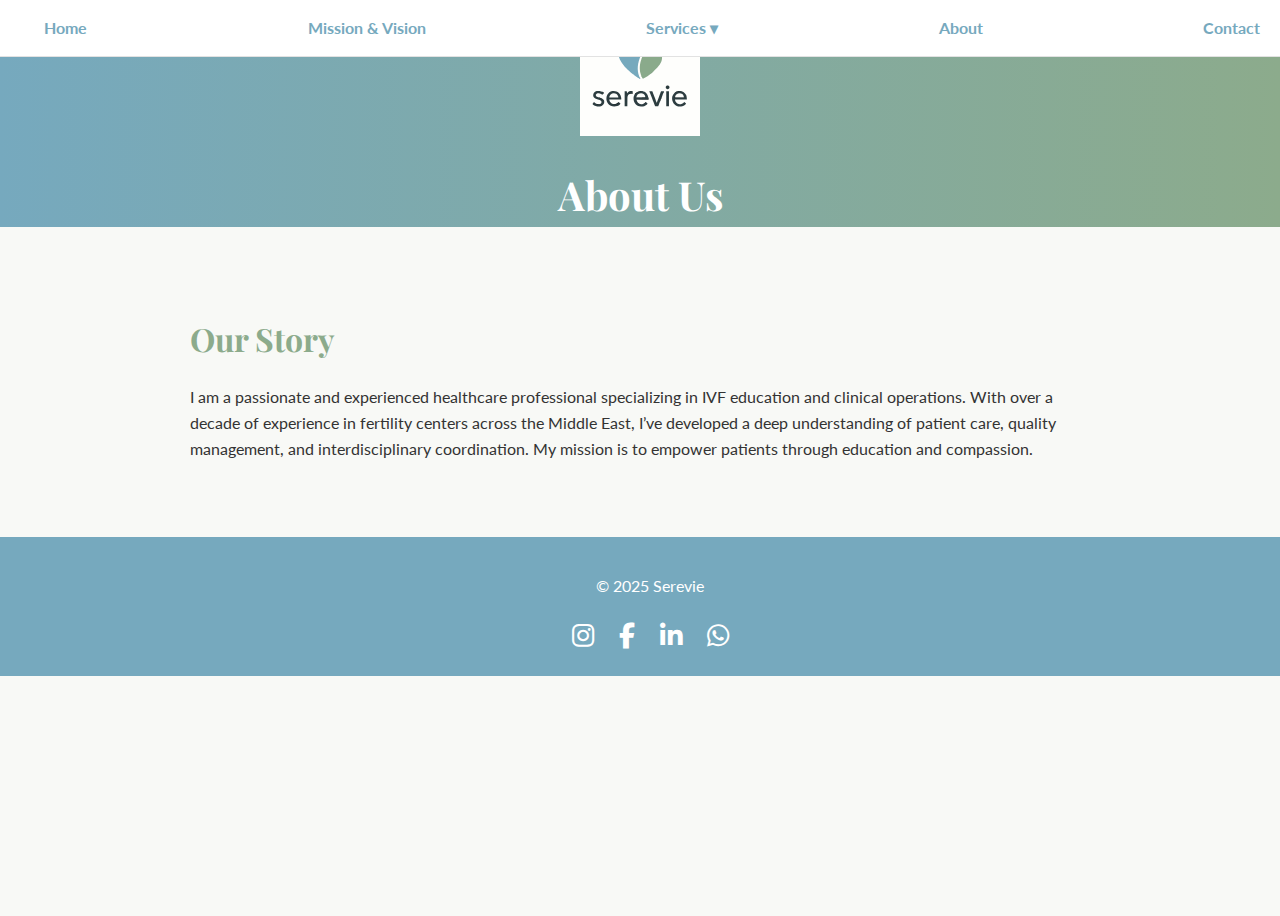
<file: about.html>
<!DOCTYPE html>
<html lang="en">
<head>
  <meta charset="UTF-8">
  <meta name="viewport" content="width=device-width, initial-scale=1.0">
  <title>About – Serevie</title>
  <link rel="stylesheet" href="style.css">
  <link rel="stylesheet" href="https://cdnjs.cloudflare.com/ajax/libs/font-awesome/6.5.0/css/all.min.css">
</head>
<body>
  <header>
    <img src="images/serevie.svg" alt="Serevie Logo">
    <h1>About Us</h1>
  </header>
  <nav>
    <a href="index.html">Home</a>
    <a href="mission.html">Mission & Vision</a>
    
    <div class="dropdown">
      <a href="services.html" class="dropbtn">Services ▾</a>
      <div class="dropdown-content">
        <a href="fertility-guidance.html">Fertility Guidance</a>
        <a href="fertility-solutions.html">Fertility Solutions</a>
      </div>
    </div>

    <a href="about.html">About</a>
    <a href="contact.html">Contact</a>
  </nav>

  <section>
    <h2>Our Story</h2>
    <p>I am a passionate and experienced healthcare professional specializing in IVF education and clinical operations. With over a decade of experience in fertility centers across the Middle East, I’ve developed a deep understanding of patient care, quality management, and interdisciplinary coordination. My mission is to empower patients through education and compassion.</p>
  </section>

  <footer>
    <p>© 2025 Serevie</p>
    <div class="social-icons">
      <a href="https://www.instagram.com/" target="_blank" aria-label="Instagram"><i class="fab fa-instagram"></i></a>
      <a href="https://www.facebook.com/" target="_blank" aria-label="Facebook"><i class="fab fa-facebook-f"></i></a>
      <a href="https://www.linkedin.com/" target="_blank" aria-label="LinkedIn"><i class="fab fa-linkedin-in"></i></a>
      <a href="https://wa.me/" target="_blank" aria-label="WhatsApp"><i class="fab fa-whatsapp"></i></a>
    </div>
  </footer>
</body>
</html>
</file>
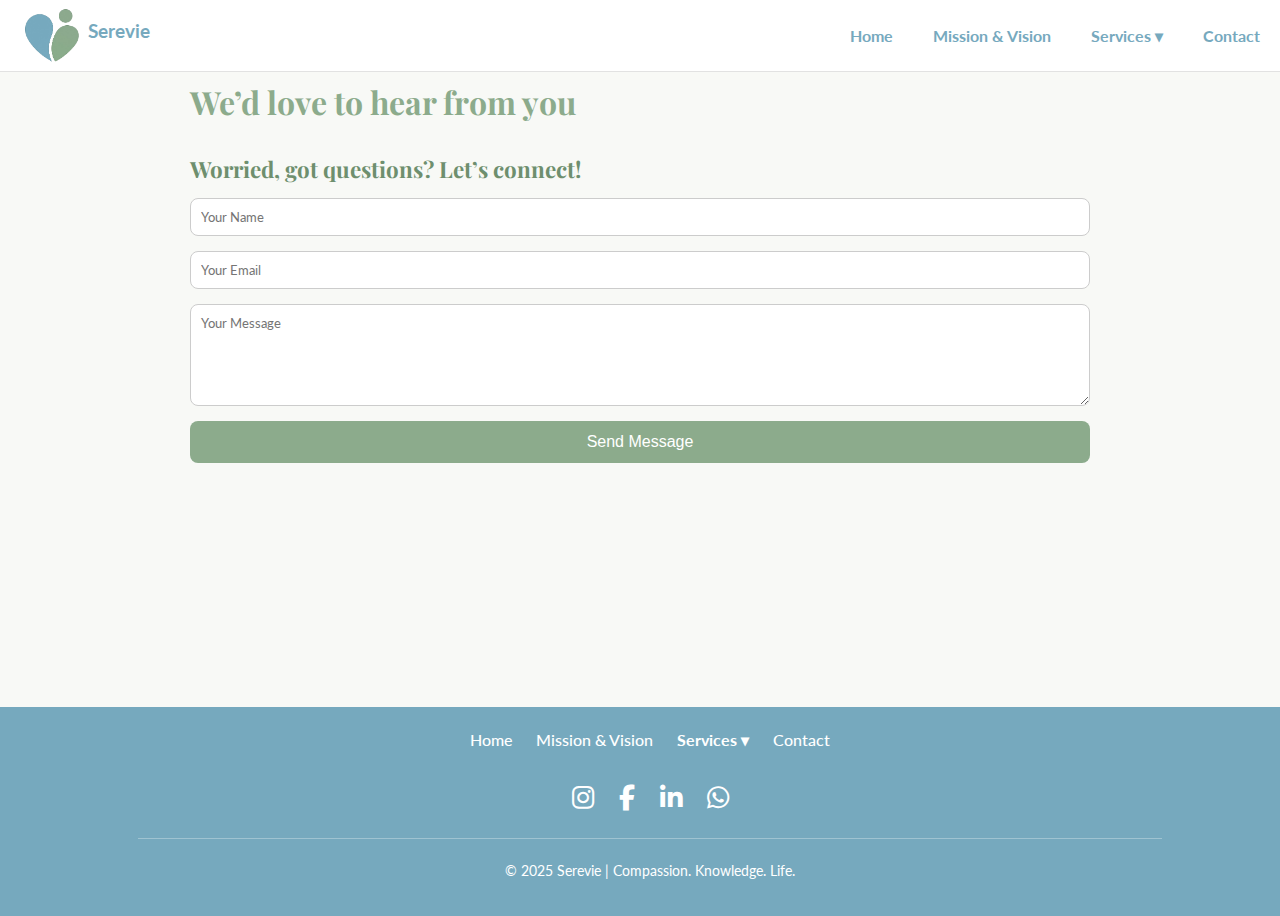
<file: contact.html>
<!DOCTYPE html>
<html lang="en">
<head>
  <meta charset="UTF-8">
  <meta name="viewport" content="width=device-width, initial-scale=1.0">
  <title>Contact – Serevie</title>
  <link rel="stylesheet" href="style.css">
  <link rel="stylesheet" href="https://cdnjs.cloudflare.com/ajax/libs/font-awesome/6.5.0/css/all.min.css">
</head>
<body>
  <nav>
      <a href="index.html" class="nav-left-link">
          <div class="nav-left">
              <img src="images/serevie-modified.png" alt="Serevie Logo">
              <p>Serevie</p>
          </div>
      </a>

    <!-- Hamburger Icon (for mobile) -->
    <div class="hamburger" id="hamburger">
      &#9776;
    </div>

    <!-- Nav Links -->
    <div class="nav-right" id="nav-links">
      <a href="index.html">Home</a>
      <a href="mission.html">Mission & Vision</a>

      <div class="dropdown">
        <a href="services.html" class="dropbtn">Services ▾</a>
        <div class="dropdown-content">
          <a href="fertility-guidance.html">Fertility Guidance</a>
          <a href="fertility-solutions.html">Fertility Solutions</a>
        </div>
      </div>

      <a href="contact.html">Contact</a>
    </div>
  </nav>
<main>
  <section>
    <h2>We’d love to hear from you</h2>
    <h3 class="wmud">Worried, got questions? Let’s connect!</h3>
    <form>
      <input type="text" placeholder="Your Name" required>
      <input type="email" placeholder="Your Email" required>
      <textarea rows="5" placeholder="Your Message"></textarea>
      <button type="submit">Send Message</button>
    </form>
  </section>
  </main>

  <footer>
    <div class="footer-content">
      <div class="footer-links">
        <a href="index.html">Home</a>
        <a href="mission.html">Mission & Vision</a>
  
        <div class="footer-dropdown">
          <a href="services.html" class="dropbtn">Services ▾</a>
          <div class="footer-dropdown-content">
            <a href="fertility-guidance.html">Fertility Guidance</a>
            <a href="fertility-solutions.html">Fertility Solutions</a>
          </div>
        </div>
  
        <a href="contact.html">Contact</a>
      </div>
  
      <div class="social-icons">
        <a href="https://www.instagram.com/" target="_blank" aria-label="Instagram"><i class="fab fa-instagram"></i></a>
        <a href="https://www.facebook.com/" target="_blank" aria-label="Facebook"><i class="fab fa-facebook-f"></i></a>
        <a href="https://www.linkedin.com/" target="_blank" aria-label="LinkedIn"><i class="fab fa-linkedin-in"></i></a>
        <a href="https://wa.me/" target="_blank" aria-label="WhatsApp"><i class="fab fa-whatsapp"></i></a>
      </div>
    </div>
  
    <div class="footer-divider"></div>
  
    <div class="footer-bottom">
      <p>© 2025 Serevie | Compassion. Knowledge. Life.</p>
    </div>
  </footer>

  <script>
    const hamburger = document.getElementById("hamburger");
    const navLinks = document.getElementById("nav-links");

    hamburger.addEventListener("click", () => {
      navLinks.classList.toggle("active");
      hamburger.classList.toggle("open");
    });
  </script>
</body>
</html>
</file>
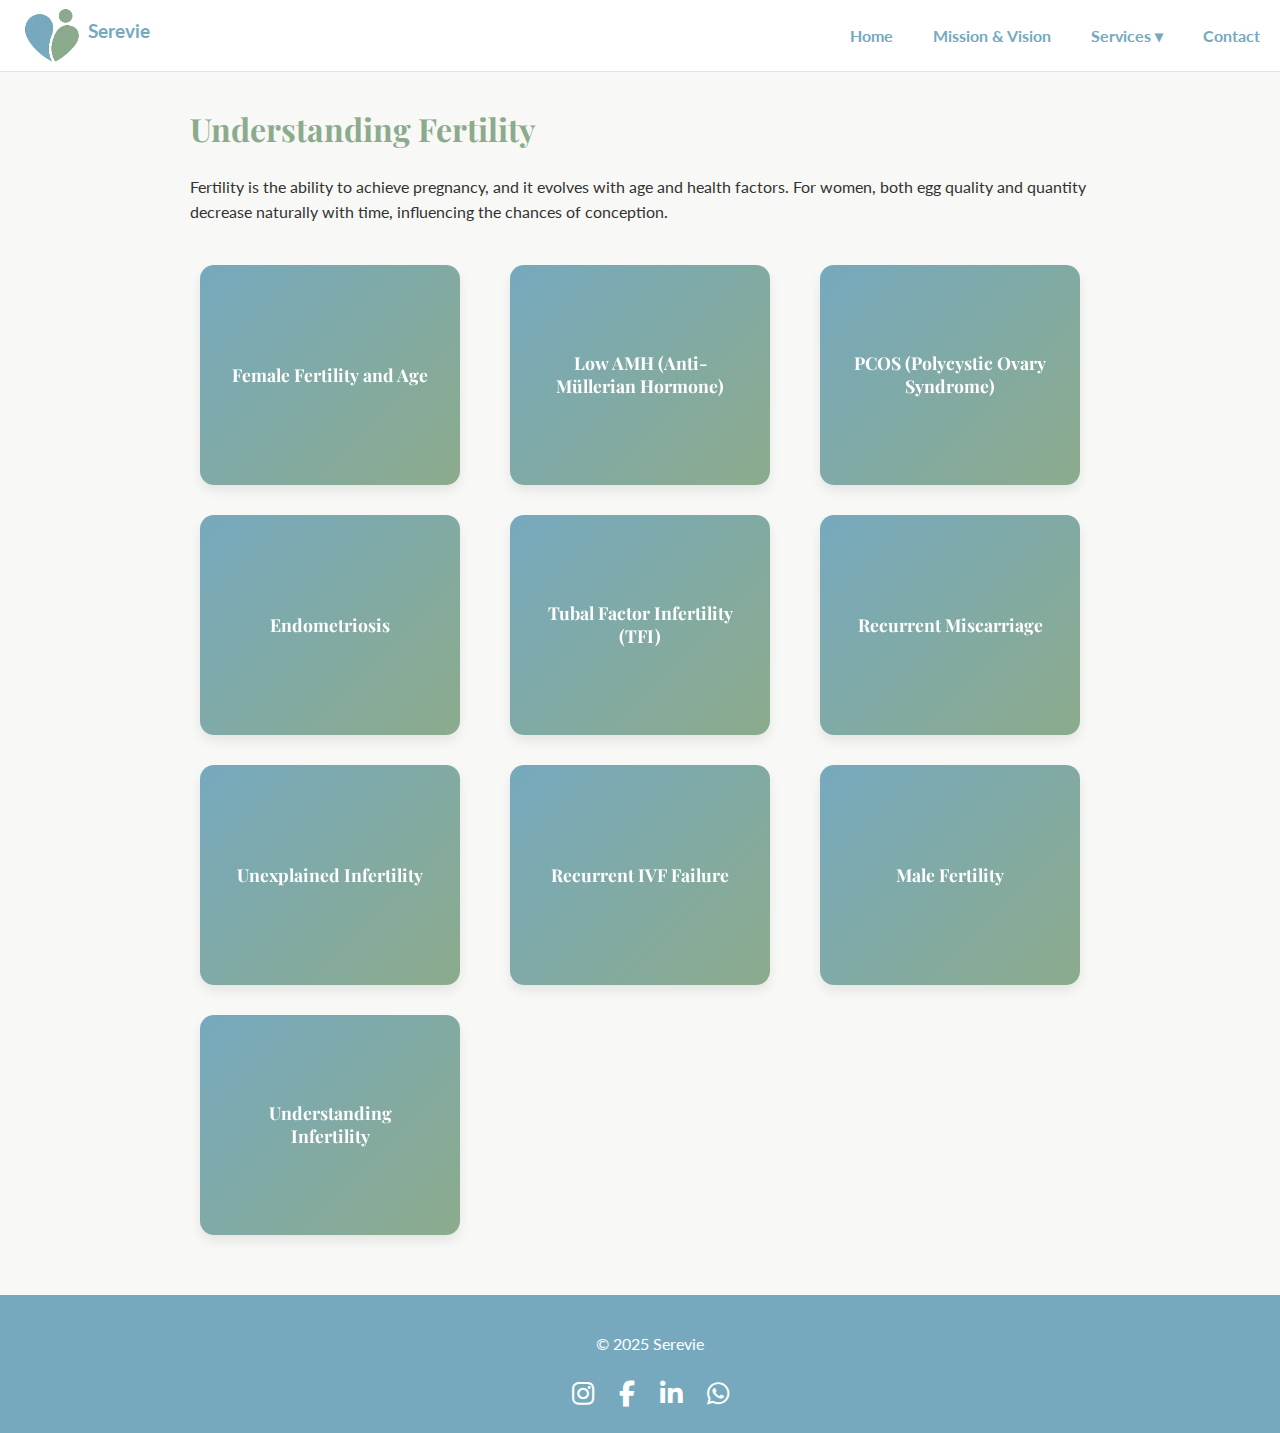
<file: fertility-guidance.html>
<!DOCTYPE html>
<html lang="en">
<head>
  <meta charset="UTF-8">
  <meta name="viewport" content="width=device-width, initial-scale=1.0">
  <title>Fertility Guidance – Serevie</title>
  <link rel="stylesheet" href="style.css">
  <link rel="stylesheet" href="https://cdnjs.cloudflare.com/ajax/libs/font-awesome/6.5.0/css/all.min.css">
</head>
<body>
  <nav>
    <div class="nav-left">
      <img src="images/serevie-modified.png" alt="Serevie Logo">
      <p>Serevie</p>
    </div>

    <!-- Hamburger Icon (for mobile) -->
    <div class="hamburger" id="hamburger">
      &#9776;
    </div>

    <!-- Nav Links -->
    <div class="nav-right" id="nav-links">
      <a href="index.html">Home</a>
      <a href="mission.html">Mission & Vision</a>

      <div class="dropdown">
        <a href="services.html" class="dropbtn">Services ▾</a>
        <div class="dropdown-content">
          <a href="fertility-guidance.html">Fertility Guidance</a>
          <a href="fertility-solutions.html">Fertility Solutions</a>
        </div>
      </div>

      <a href="contact.html">Contact</a>
    </div>
  </nav>

  <section>
    <h2>Understanding Fertility</h2>
    <p>Fertility is the ability to achieve pregnancy, and it evolves with age and health factors. For women, both egg quality and quantity decrease naturally with time, influencing the chances of conception.</p>

    <div class="info-grid">
      <div class="info-card">
        <div class="info-card-inner">
          <div class="front">
            <h3>Female Fertility and Age</h3>
          </div>
          <div class="back">
            <p>As a woman ages, the quality and number of eggs in her ovaries decline. This natural process can impact fertility, but understanding it helps in planning family goals effectively.</p>
          </div>
        </div>
      </div>

      <div class="info-card">
        <div class="info-card-inner">
          <div class="front">
            <h3>Low AMH (Anti-Müllerian Hormone)</h3>
          </div>
          <div class="back">
            <p>AMH is a hormone released by follicles in the ovaries and helps estimate the remaining egg supply. A lower AMH level may indicate fewer available eggs, though it does not reflect their quality.</p>
          </div>
        </div>
      </div>

      <div class="info-card">
        <div class="info-card-inner">
          <div class="front">
            <h3>PCOS (Polycystic Ovary Syndrome)</h3>
          </div>
          <div class="back">
            <p>PCOS affects how a woman’s ovaries function and may cause irregular cycles, hormonal imbalance, and fertility issues. It affects around one in ten women and may run in families.</p>
          </div>
        </div>
      </div>

      <div class="info-card">
        <div class="info-card-inner">
          <div class="front">
            <h3>Endometriosis</h3>
          </div>
          <div class="back">
            <p>This condition occurs when tissue similar to the uterine lining grows outside the uterus, often causing pain and fertility challenges. It affects about 1 in 10 women of reproductive age.</p>
          </div>
        </div>
      </div>

      <div class="info-card">
        <div class="info-card-inner">
          <div class="front">
            <h3>Tubal Factor Infertility (TFI)</h3>
          </div>
          <div class="back">
            <p>TFI occurs when the fallopian tubes are blocked or damaged, preventing the egg from meeting the sperm. Conditions like infection, scarring, or congenital abnormalities can contribute.</p>
          </div>
        </div>
      </div>

      <div class="info-card">
        <div class="info-card-inner">
          <div class="front">
            <h3>Recurrent Miscarriage</h3>
          </div>
          <div class="back">
            <p>Defined as two or more consecutive losses before 20 weeks of pregnancy, recurrent miscarriage can have various causes. Early medical evaluation and emotional support are essential.</p>
          </div>
        </div>
      </div>

      <div class="info-card">
        <div class="info-card-inner">
          <div class="front">
            <h3>Unexplained Infertility</h3>
          </div>
          <div class="back">
            <p>In some cases, no specific cause for infertility is found despite normal results. Treatment often involves lifestyle improvements, fertility medication, or assisted reproduction.</p>
          </div>
        </div>
      </div>

      <div class="info-card">
        <div class="info-card-inner">
          <div class="front">
            <h3>Recurrent IVF Failure</h3>
          </div>
          <div class="back">
            <p>Multiple unsuccessful IVF cycles may result from several factors including egg or sperm quality, uterine environment, or timing. Guidance and lifestyle optimization can improve outcomes.</p>
          </div>
        </div>
      </div>

      <div class="info-card">
        <div class="info-card-inner">
          <div class="front">
            <h3>Male Fertility</h3>
          </div>
          <div class="back">
            <p>Men produce millions of sperm from puberty onward. Factors such as obesity, smoking, alcohol, steroids, and hormonal imbalance can affect sperm quality, quantity, and motility.</p>
          </div>
        </div>
      </div>

      <div class="info-card">
        <div class="info-card-inner">
          <div class="front">
            <h3>Understanding Infertility</h3>
          </div>
          <div class="back">
            <p><strong>Primary infertility</strong> refers to difficulty conceiving after 12 months of trying (or 6 months if over age 35). <strong>Secondary infertility</strong> occurs when a couple struggles to conceive after a previous successful pregnancy.</p>
          </div>
        </div>
      </div>

    </div>
  </section>

  <footer>
    <p>© 2025 Serevie</p>
    <div class="social-icons">
      <a href="https://www.instagram.com/" target="_blank" aria-label="Instagram"><i class="fab fa-instagram"></i></a>
      <a href="https://www.facebook.com/" target="_blank" aria-label="Facebook"><i class="fab fa-facebook-f"></i></a>
      <a href="https://www.linkedin.com/" target="_blank" aria-label="LinkedIn"><i class="fab fa-linkedin-in"></i></a>
      <a href="https://wa.me/" target="_blank" aria-label="WhatsApp"><i class="fab fa-whatsapp"></i></a>
    </div>
  </footer>

  <script>
    const hamburger = document.getElementById("hamburger");
    const navLinks = document.getElementById("nav-links");

    hamburger.addEventListener("click", () => {
      navLinks.classList.toggle("active");
      hamburger.classList.toggle("open");
    });

    // Auto-flip cards on scroll (for mobile)
    if (window.innerWidth <= 768) {
      const cards = document.querySelectorAll(".info-card-inner");

      function handleScroll() {
        const viewportCenter = window.innerHeight / 2;
  
        cards.forEach(card => {
          const rect = card.getBoundingClientRect();
          const cardCenter = rect.top + rect.height / 2;
          const distanceFromCenter = Math.abs(viewportCenter - cardCenter);
  
          // Flip only when card center is between 35% and 65% of the viewport height
          const viewportTop = window.innerHeight * 0.35;
          const viewportBottom = window.innerHeight * 0.65;
          
          if (cardCenter > viewportTop && cardCenter < viewportBottom) {
            card.classList.add("auto-flip");
          } else {
            card.classList.remove("auto-flip");
          }
        });
      }

      window.addEventListener("scroll", handleScroll);
      window.addEventListener("resize", handleScroll);
      handleScroll();
    }
  </script>
</body>
</html>
</file>
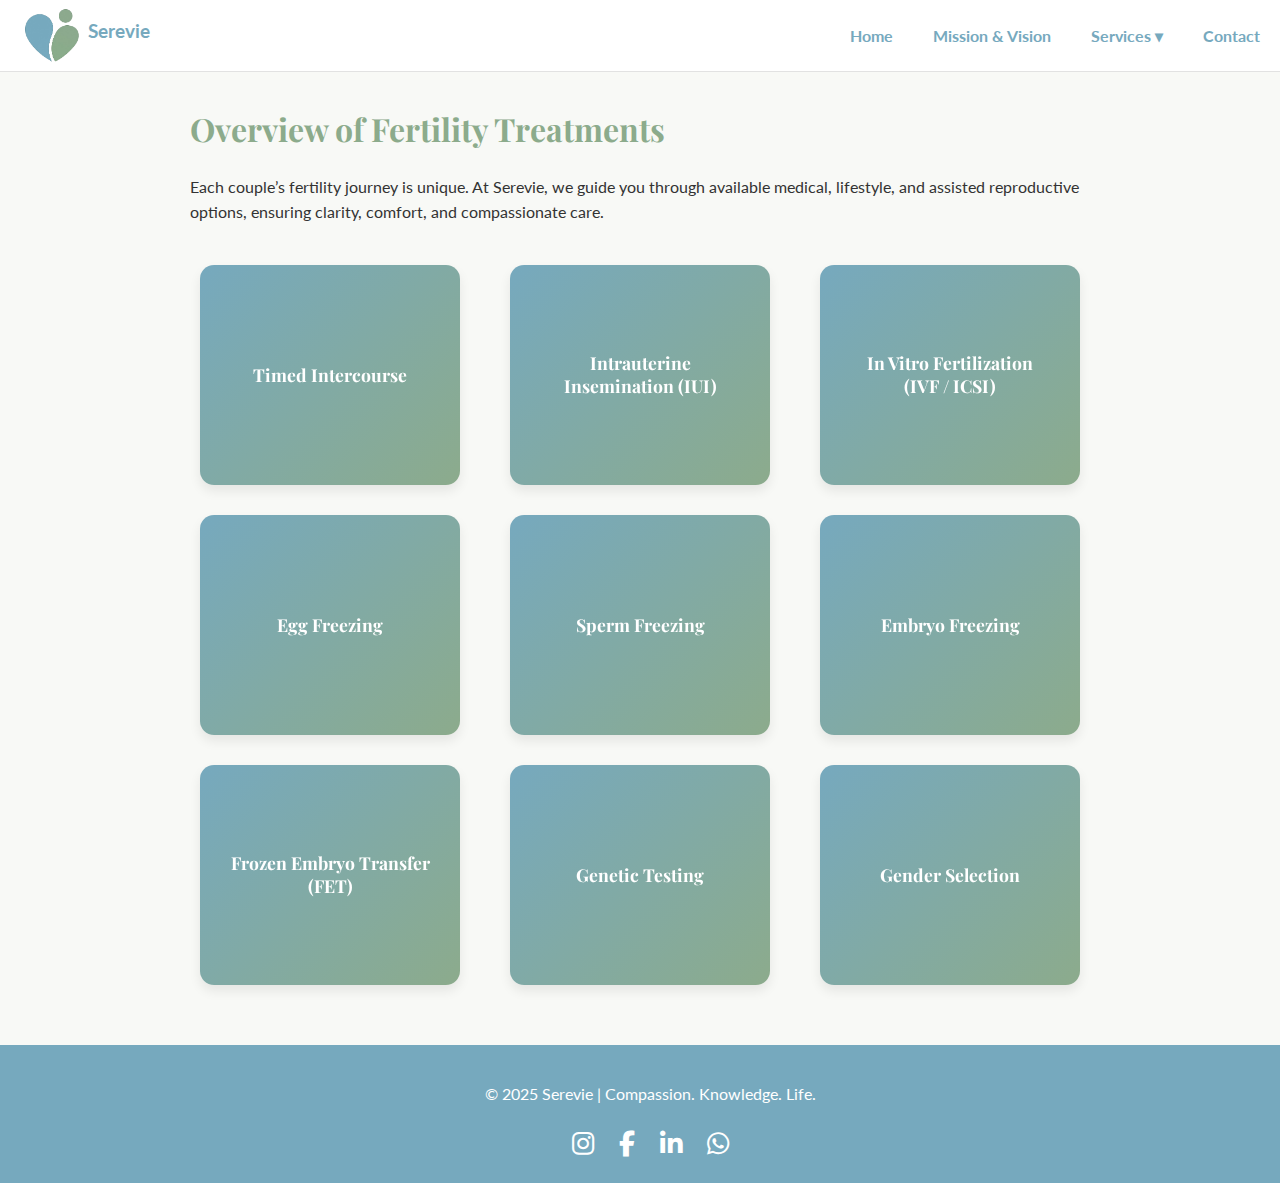
<file: fertility-solutions.html>
<!DOCTYPE html>
<html lang="en">
<head>
  <meta charset="UTF-8">
  <meta name="viewport" content="width=device-width, initial-scale=1.0">
  <title>Fertility Solutions – Serevie</title>
  <link rel="stylesheet" href="style.css">
  <link rel="stylesheet" href="https://cdnjs.cloudflare.com/ajax/libs/font-awesome/6.5.0/css/all.min.css">
</head>
<body>
  <nav>
    <div class="nav-left">
      <img src="images/serevie-modified.png" alt="Serevie Logo">
      <p>Serevie</p>
    </div>

    <!-- Hamburger Icon (for mobile) -->
    <div class="hamburger" id="hamburger">
      &#9776;
    </div>

    <!-- Nav Links -->
    <div class="nav-right" id="nav-links">
      <a href="index.html">Home</a>
      <a href="mission.html">Mission & Vision</a>

      <div class="dropdown">
        <a href="services.html" class="dropbtn">Services ▾</a>
        <div class="dropdown-content">
          <a href="fertility-guidance.html">Fertility Guidance</a>
          <a href="fertility-solutions.html">Fertility Solutions</a>
        </div>
      </div>

      <a href="contact.html">Contact</a>
    </div>
  </nav>

  <section>
    <h2>Overview of Fertility Treatments</h2>
    <p>Each couple’s fertility journey is unique. At Serevie, we guide you through available medical, lifestyle, and assisted reproductive options, ensuring clarity, comfort, and compassionate care.</p>

    <div class="info-grid">
      <div class="info-card">
        <div class="info-card-inner">
          <div class="front">
            <h3>Timed Intercourse</h3>
          </div>
          <div class="back">
            <p>This natural and non-invasive approach aligns sexual intercourse with ovulation to maximize chances of conception. It is often a first step before advanced treatments.</p>
          </div>
        </div>
      </div>

      <!-- Intrauterine Insemination -->
      <div class="info-card">
        <div class="info-card-inner">
          <div class="front">
            <h3>Intrauterine Insemination (IUI)</h3>
          </div>
          <div class="back">
            <p>IUI involves placing specially prepared sperm directly into the uterus around ovulation time, increasing the likelihood of fertilization. It’s a simple and commonly used fertility procedure.</p>
          </div>
        </div>
      </div>

      <!-- In Vitro Fertilization -->
      <div class="info-card">
        <div class="info-card-inner">
          <div class="front">
            <h3>In Vitro Fertilization (IVF / ICSI)</h3>
          </div>
          <div class="back">
            <p>IVF helps couples conceive by fertilizing eggs with sperm in a lab and transferring the resulting embryos into the uterus. It’s a proven treatment for many infertility causes.</p>
          </div>
        </div>
      </div>

      <!-- Egg Freezing -->
      <div class="info-card">
        <div class="info-card-inner">
          <div class="front">
            <h3>Egg Freezing</h3>
          </div>
          <div class="back">
            <p>Women may choose to freeze eggs in their 20s or 30s to preserve fertility for future family planning or before medical treatments that could affect fertility, such as chemotherapy.</p>
          </div>
        </div>
      </div>

      <!-- Sperm Freezing -->
      <div class="info-card">
        <div class="info-card-inner">
          <div class="front">
            <h3>Sperm Freezing</h3>
          </div>
          <div class="back">
            <p>Men can store sperm for future use, often before undergoing medical treatments or for family planning flexibility. Stored samples remain viable for years.</p>
          </div>
        </div>
      </div>

      <!-- Embryo Freezing -->
      <div class="info-card">
        <div class="info-card-inner">
          <div class="front">
            <h3>Embryo Freezing</h3>
          </div>
          <div class="back">
            <p>Extra embryos from an IVF cycle can be safely frozen for later use, offering additional opportunities without repeating stimulation or egg retrieval procedures.</p>
          </div>
        </div>
      </div>

      <!-- Frozen Embryo Transfer -->
      <div class="info-card">
        <div class="info-card-inner">
          <div class="front">
            <h3>Frozen Embryo Transfer (FET)</h3>
          </div>
          <div class="back">
            <p>In FET, previously frozen embryos are thawed and transferred into a prepared uterus. This process is as effective as fresh transfers and less physically demanding.</p>
          </div>
        </div>
      </div>

      <!-- Genetic Testing -->
      <div class="info-card">
        <div class="info-card-inner">
          <div class="front">
            <h3>Genetic Testing</h3>
          </div>
          <div class="back">
            <p>Advanced testing can identify genetic conditions in embryos, helping reduce the risk of inherited disorders and improving implantation success rates.</p>
          </div>
        </div>
      </div>

      <!-- Gender Selection -->
      <div class="info-card">
        <div class="info-card-inner">
          <div class="front">
            <h3>Gender Selection</h3>
          </div>
          <div class="back">
            <p>In certain cases and under medical or ethical guidance, gender selection may be available through preimplantation genetic testing as part of IVF procedures.</p>
          </div>
        </div>
      </div>
  </div>
  </section>

  <footer>
    <p>© 2025 Serevie | Compassion. Knowledge. Life.</p>
    <div class="social-icons">
      <a href="#"><i class="fab fa-instagram"></i></a>
      <a href="#"><i class="fab fa-facebook-f"></i></a>
      <a href="#"><i class="fab fa-linkedin-in"></i></a>
      <a href="#"><i class="fab fa-whatsapp"></i></a>
    </div>
  </footer>

  <script>
    const hamburger = document.getElementById("hamburger");
    const navLinks = document.getElementById("nav-links");

    hamburger.addEventListener("click", () => {
      navLinks.classList.toggle("active");
      hamburger.classList.toggle("open");
    });

    // Auto-flip cards on scroll (for mobile)
    if (window.innerWidth <= 768) {
      const cards = document.querySelectorAll(".info-card-inner");

      function handleScroll() {
        const viewportCenter = window.innerHeight / 2;
  
        cards.forEach(card => {
          const rect = card.getBoundingClientRect();
          const cardCenter = rect.top + rect.height / 2;
          const distanceFromCenter = Math.abs(viewportCenter - cardCenter);
  
          // Flip only when card center is between 35% and 65% of the viewport height
          const viewportTop = window.innerHeight * 0.35;
          const viewportBottom = window.innerHeight * 0.65;
          
          if (cardCenter > viewportTop && cardCenter < viewportBottom) {
            card.classList.add("auto-flip");
          } else {
            card.classList.remove("auto-flip");
          }
        });
      }

      window.addEventListener("scroll", handleScroll);
      window.addEventListener("resize", handleScroll);
      handleScroll();
    }
  </script>
</body>
</html>
</file>
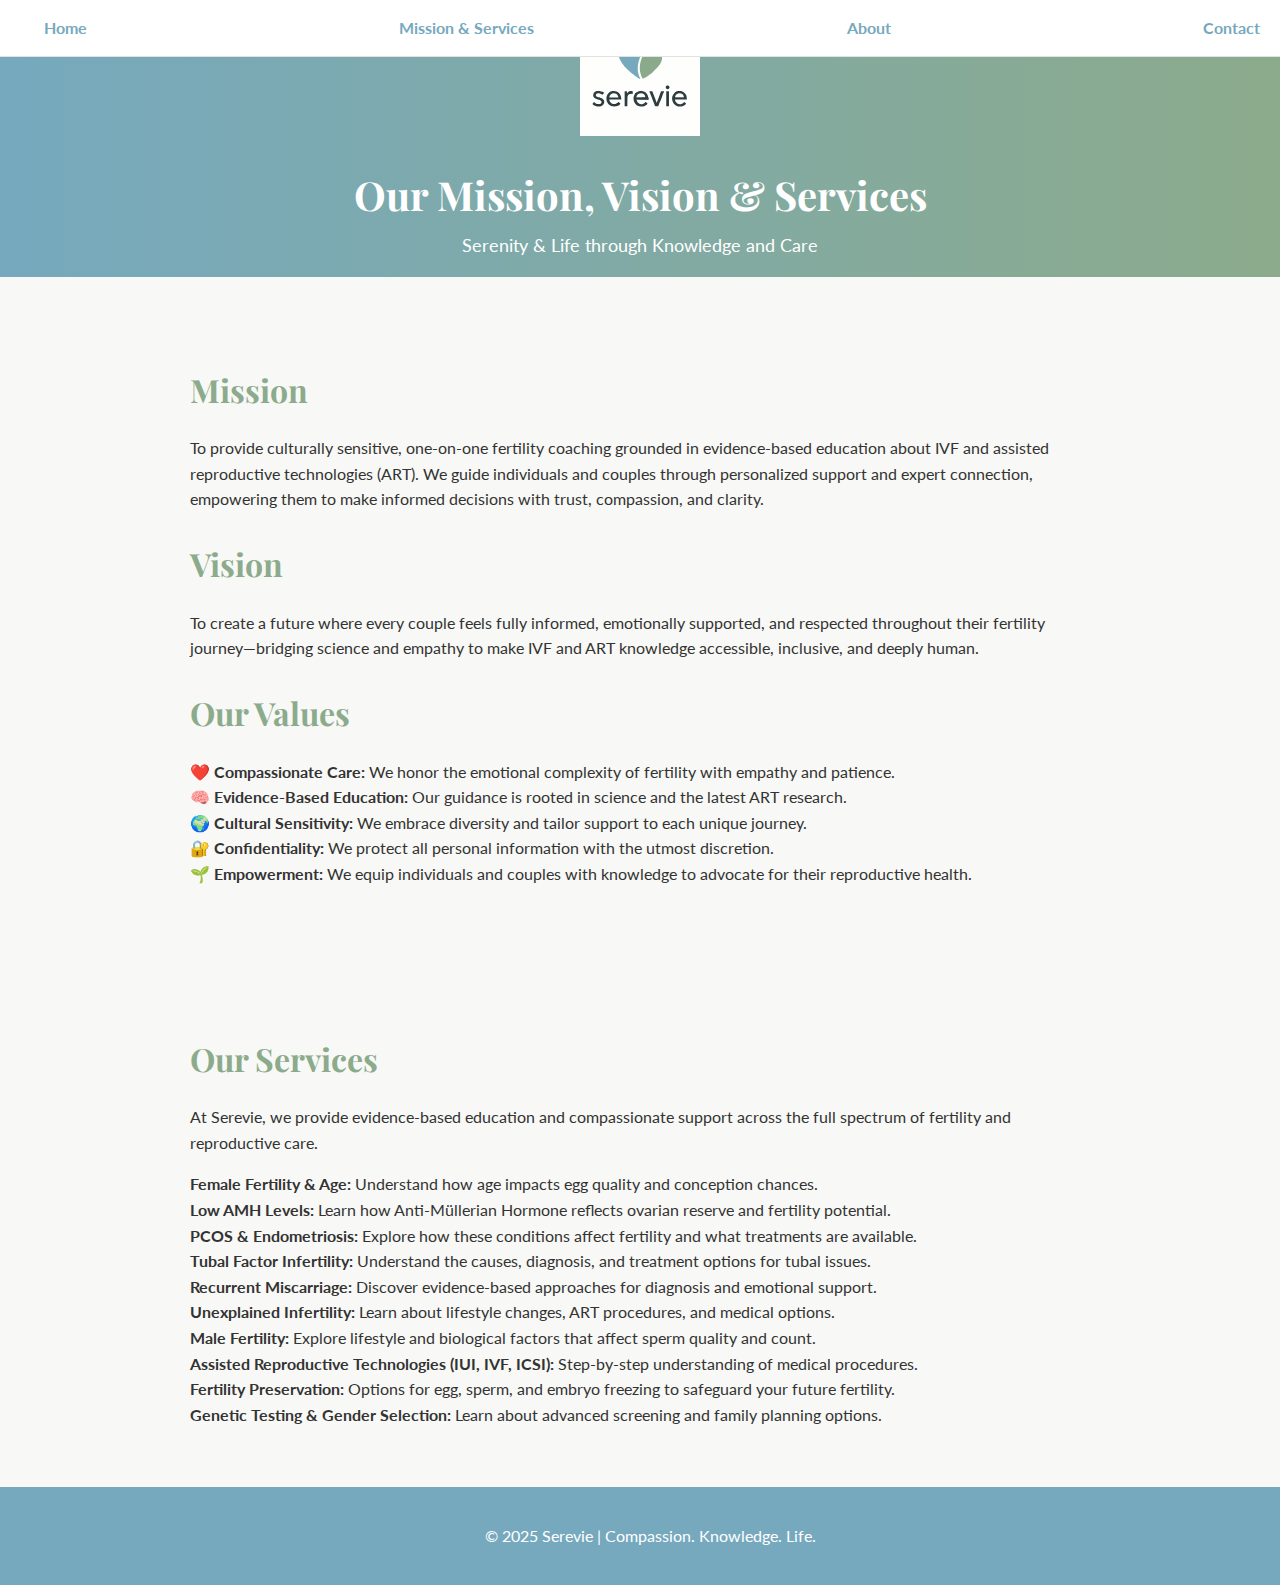
<file: mission-services.html>
<!DOCTYPE html>
<html lang="en">
<head>
  <meta charset="UTF-8">
  <meta name="viewport" content="width=device-width, initial-scale=1.0">
  <title>Mission, Vision & Services – Serevie</title>
  <link rel="stylesheet" href="style.css">
</head>
<body>
  <header>
    <img src="images/serevie.svg" alt="Serevie Logo">
    <h1>Our Mission, Vision & Services</h1>
    <p>Serenity & Life through Knowledge and Care</p>
  </header>

  <nav>
    <a href="index.html">Home</a>
    <a href="mission-services.html">Mission & Services</a>
    <a href="about.html">About</a>
    <a href="contact.html">Contact</a>
  </nav>

  <!-- MISSION & VISION SECTION -->
  <section id="mission">
    <h2>Mission</h2>
    <p>To provide culturally sensitive, one-on-one fertility coaching grounded in evidence-based education about IVF and assisted reproductive technologies (ART). We guide individuals and couples through personalized support and expert connection, empowering them to make informed decisions with trust, compassion, and clarity.</p>

    <h2>Vision</h2>
    <p>To create a future where every couple feels fully informed, emotionally supported, and respected throughout their fertility journey—bridging science and empathy to make IVF and ART knowledge accessible, inclusive, and deeply human.</p>

    <h2>Our Values</h2>
    <div class="card"><strong>❤️ Compassionate Care:</strong> We honor the emotional complexity of fertility with empathy and patience.</div>
    <div class="card"><strong>🧠 Evidence-Based Education:</strong> Our guidance is rooted in science and the latest ART research.</div>
    <div class="card"><strong>🌍 Cultural Sensitivity:</strong> We embrace diversity and tailor support to each unique journey.</div>
    <div class="card"><strong>🔐 Confidentiality:</strong> We protect all personal information with the utmost discretion.</div>
    <div class="card"><strong>🌱 Empowerment:</strong> We equip individuals and couples with knowledge to advocate for their reproductive health.</div>
  </section>

  <!-- SERVICES SECTION -->
  <section id="services">
    <h2>Our Services</h2>
    <p>At Serevie, we provide evidence-based education and compassionate support across the full spectrum of fertility and reproductive care.</p>

    <div class="card"><strong>Female Fertility & Age:</strong> Understand how age impacts egg quality and conception chances.</div>
    <div class="card"><strong>Low AMH Levels:</strong> Learn how Anti-Müllerian Hormone reflects ovarian reserve and fertility potential.</div>
    <div class="card"><strong>PCOS & Endometriosis:</strong> Explore how these conditions affect fertility and what treatments are available.</div>
    <div class="card"><strong>Tubal Factor Infertility:</strong> Understand the causes, diagnosis, and treatment options for tubal issues.</div>
    <div class="card"><strong>Recurrent Miscarriage:</strong> Discover evidence-based approaches for diagnosis and emotional support.</div>
    <div class="card"><strong>Unexplained Infertility:</strong> Learn about lifestyle changes, ART procedures, and medical options.</div>
    <div class="card"><strong>Male Fertility:</strong> Explore lifestyle and biological factors that affect sperm quality and count.</div>
    <div class="card"><strong>Assisted Reproductive Technologies (IUI, IVF, ICSI):</strong> Step-by-step understanding of medical procedures.</div>
    <div class="card"><strong>Fertility Preservation:</strong> Options for egg, sperm, and embryo freezing to safeguard your future fertility.</div>
    <div class="card"><strong>Genetic Testing & Gender Selection:</strong> Learn about advanced screening and family planning options.</div>
  </section>

  <footer>
    <p>© 2025 Serevie | Compassion. Knowledge. Life.</p>
  </footer>
</body>
</html>
</file>
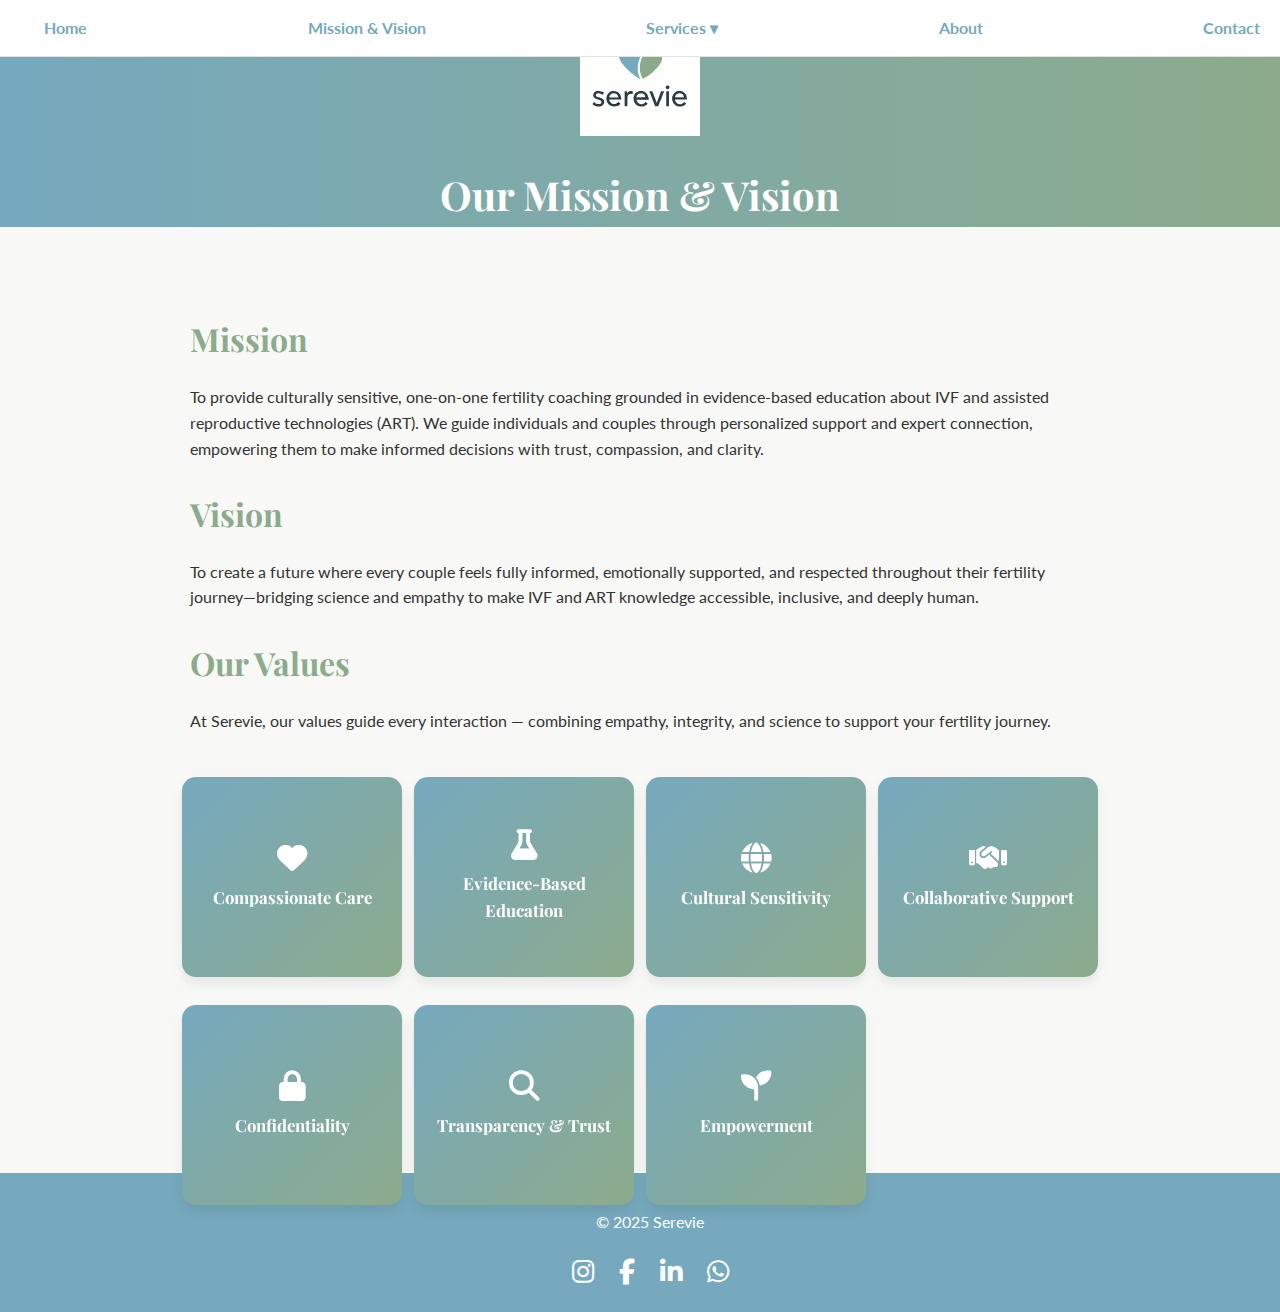
<file: mission.html>
<!DOCTYPE html>
<html lang="en">
<head>
  <meta charset="UTF-8">
  <meta name="viewport" content="width=device-width, initial-scale=1.0">
  <title>Mission & Vision – Serevie</title>
  <link rel="stylesheet" href="style.css">
  <link rel="stylesheet" href="https://cdnjs.cloudflare.com/ajax/libs/font-awesome/6.5.0/css/all.min.css">
</head>
<body>
  <header>
    <img src="images/serevie.svg" alt="Serevie Logo">
    <h1>Our Mission & Vision</h1>
  </header>
  <nav>
    <a href="index.html">Home</a>
    <a href="mission.html">Mission & Vision</a>
    
    <div class="dropdown">
      <a href="services.html" class="dropbtn">Services ▾</a>
      <div class="dropdown-content">
        <a href="fertility-guidance.html">Fertility Guidance</a>
        <a href="fertility-solutions.html">Fertility Solutions</a>
      </div>
    </div>

    <a href="about.html">About</a>
    <a href="contact.html">Contact</a>
  </nav>

    <section>
        <h2>Mission</h2>
        <p>To provide culturally sensitive, one-on-one fertility coaching grounded in evidence-based education about IVF and assisted reproductive technologies (ART). We guide individuals and couples through personalized support and expert connection, empowering them to make informed decisions with trust, compassion, and clarity.</p>

        <h2>Vision</h2>
        <p>To create a future where every couple feels fully informed, emotionally supported, and respected throughout their fertility journey—bridging science and empathy to make IVF and ART knowledge accessible, inclusive, and deeply human.</p>
    
        
        <h2>Our Values</h2>
        <p class="values-intro">At Serevie, our values guide every interaction — combining empathy, integrity, and science to support your fertility journey.</p>

    </section>

    <section id="values">
        <div class="values-grid">

            <div class="value-card">
            <div class="value-card-inner">
                <div class="front">
                <i class="fa-solid fa-heart"></i>
                <h3>Compassionate Care</h3>
                </div>
                <div class="back">
                <p>We honor the emotional complexity of fertility with empathy, patience, and respect.</p>
                </div>
            </div>
            </div>

            <div class="value-card">
            <div class="value-card-inner">
                <div class="front">
                <i class="fa-solid fa-flask"></i>
                <h3>Evidence-Based Education</h3>
                </div>
                <div class="back">
                <p>Our guidance is grounded in the latest scientific research and ART best practices.</p>
                </div>
            </div>
            </div>

            <div class="value-card">
            <div class="value-card-inner">
                <div class="front">
                <i class="fa-solid fa-globe"></i>
                <h3>Cultural Sensitivity</h3>
                </div>
                <div class="back">
                <p>We embrace diverse backgrounds and beliefs, tailoring our support to each unique journey.</p>
                </div>
            </div>
            </div>

            <div class="value-card">
            <div class="value-card-inner">
                <div class="front">
                <i class="fa-solid fa-handshake"></i>
                <h3>Collaborative Support</h3>
                </div>
                <div class="back">
                <p>We foster strong partnerships between patients and medical professionals.</p>
                </div>
            </div>
            </div>

            <div class="value-card">
            <div class="value-card-inner">
                <div class="front">
                <i class="fa-solid fa-lock"></i>
                <h3>Confidentiality</h3>
                </div>
                <div class="back">
                <p>We safeguard all personal information and conversations with the utmost discretion.</p>
                </div>
            </div>
            </div>

            <div class="value-card">
            <div class="value-card-inner">
                <div class="front">
                <i class="fa-solid fa-magnifying-glass"></i>
                <h3>Transparency & Trust</h3>
                </div>
                <div class="back">
                <p>We communicate openly about procedures, expectations, and outcomes.</p>
                </div>
            </div>
            </div>

            <div class="value-card">
            <div class="value-card-inner">
                <div class="front">
                <i class="fa-solid fa-seedling"></i>
                <h3>Empowerment</h3>
                </div>
                <div class="back">
                <p>We equip individuals and couples with the knowledge and confidence to advocate for their reproductive health.</p>
                </div>
            </div>
            </div>

        </div>
    </section>


  <footer>
    <p>© 2025 Serevie</p>
    <div class="social-icons">
      <a href="https://www.instagram.com/" target="_blank" aria-label="Instagram"><i class="fab fa-instagram"></i></a>
      <a href="https://www.facebook.com/" target="_blank" aria-label="Facebook"><i class="fab fa-facebook-f"></i></a>
      <a href="https://www.linkedin.com/" target="_blank" aria-label="LinkedIn"><i class="fab fa-linkedin-in"></i></a>
      <a href="https://wa.me/" target="_blank" aria-label="WhatsApp"><i class="fab fa-whatsapp"></i></a>
    </div>
  </footer>
</body>
</html>
</file>
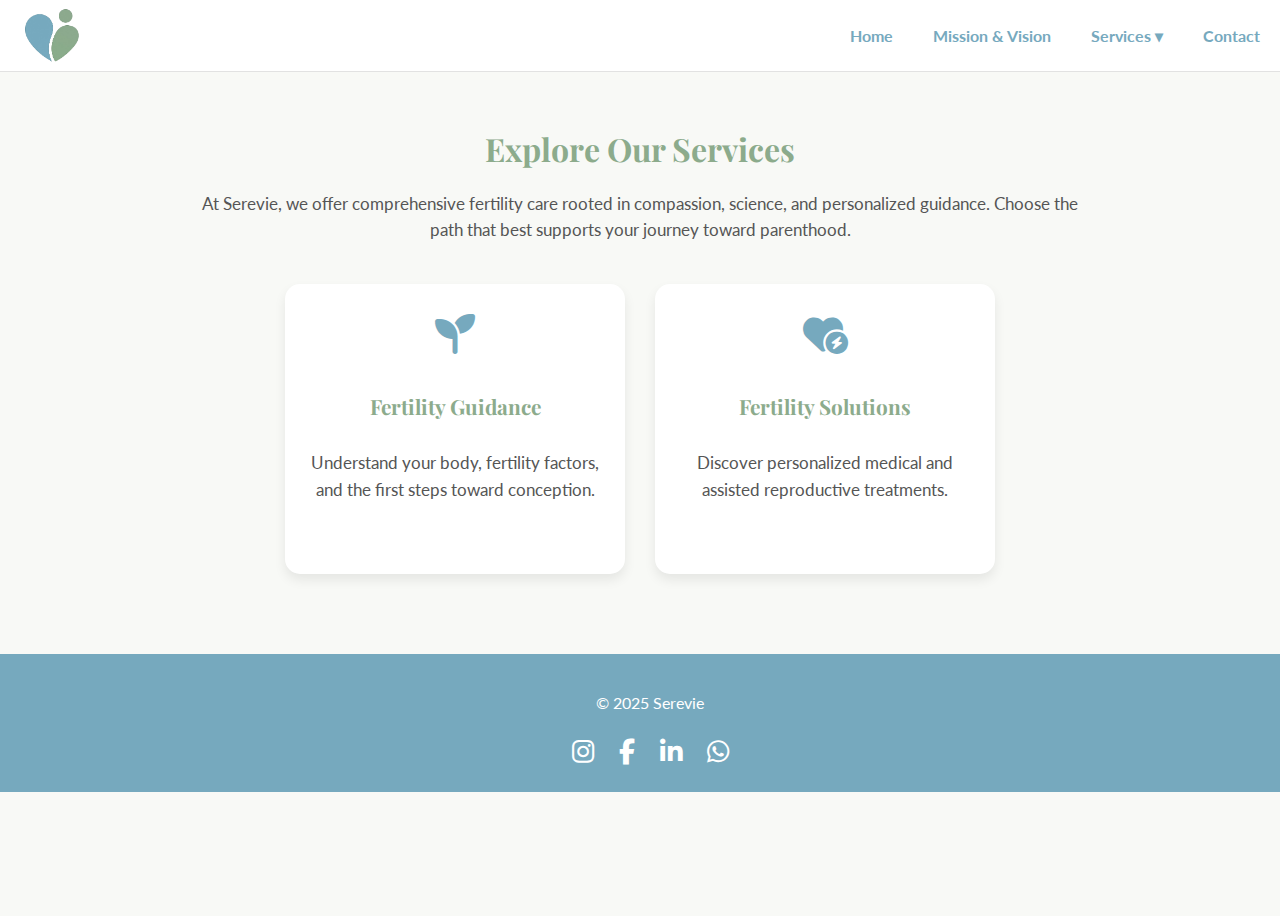
<file: services.html>
<!DOCTYPE html>
<html lang="en">
<head>
  <meta charset="UTF-8">
  <meta name="viewport" content="width=device-width, initial-scale=1.0">
  <title>Services – Serevie</title>
  <link rel="stylesheet" href="style.css">
  <link rel="stylesheet" href="https://cdnjs.cloudflare.com/ajax/libs/font-awesome/6.5.0/css/all.min.css">
</head>
<body>
  <nav>
    <div class="nav-left">
      <img src="images/serevie-modified.png" alt="Serevie Logo">
    </div>
    <div class="nav-right">
      <a href="index.html">Home</a>
      <a href="mission.html">Mission & Vision</a>

      <div class="dropdown">
        <a href="services.html" class="dropbtn">Services ▾</a>
        <div class="dropdown-content">
          <a href="fertility-guidance.html">Fertility Guidance</a>
          <a href="fertility-solutions.html">Fertility Solutions</a>
        </div>
      </div>

      <a href="contact.html">Contact</a>
    </div>
  </nav>

  <section id="services-intro">
    <h2>Explore Our Services</h2>
    <p>At Serevie, we offer comprehensive fertility care rooted in compassion, science, and personalized guidance.  
    Choose the path that best supports your journey toward parenthood.</p>

    <div class="service-buttons">
      <a href="fertility-guidance.html" class="service-card">
        <i class="fa-solid fa-seedling"></i>
        <h3>Fertility Guidance</h3>
        <p>Understand your body, fertility factors, and the first steps toward conception.</p>
      </a>

      <a href="fertility-solutions.html" class="service-card">
        <i class="fa-solid fa-heart-circle-bolt"></i>
        <h3>Fertility Solutions</h3>
        <p>Discover personalized medical and assisted reproductive treatments.</p>
      </a>
    </div>
  </section>

  <footer>
    <p>© 2025 Serevie</p>
    <div class="social-icons">
      <a href="https://www.instagram.com/" target="_blank" aria-label="Instagram"><i class="fab fa-instagram"></i></a>
      <a href="https://www.facebook.com/" target="_blank" aria-label="Facebook"><i class="fab fa-facebook-f"></i></a>
      <a href="https://www.linkedin.com/" target="_blank" aria-label="LinkedIn"><i class="fab fa-linkedin-in"></i></a>
      <a href="https://wa.me/" target="_blank" aria-label="WhatsApp"><i class="fab fa-whatsapp"></i></a>
    </div>
  </footer>
</body>
</html>
</file>
<file: style.css>
/* Fonts */
@import url('https://fonts.googleapis.com/css2?family=Playfair+Display:wght@600&family=Lato&display=swap');

/* Base Styles */
body {
    display: flex;
    flex-direction: column;
    min-height: 100vh; /* full viewport height */
    margin: 0;
    font-family: 'Lato', sans-serif;
    background-color: #f8f9f6;
    color: #333;
    line-height: 1.6;
    cursor: url('images/serevie-resized.png') 8 8, auto;
    padding-top: 1em;
}

main {
    flex: 1;
}

header {
  background: linear-gradient(90deg, #76a9be, #8cab8c);
  color: white;
  text-align: center;
}

header img {
  width: 120px;
  margin-bottom: 10px;
}

header h1 {
  font-family: 'Playfair Display', serif;
  font-size: 2.5em;
  margin: 10px 0 0;
}

header p {
  font-size: 1.1em;
  margin-top: 5px;
}

/* Slideshow Container */
.slideshow-container {
  position: relative;
  width: 100%;
  height: 95vh; /* You can adjust this to your preference */
  overflow: hidden;
  margin-top: 0;
}

/* Each Slide */
.slide {
  position: absolute;
  width: 100%;
  height: 100%;
  opacity: 0;
  z-index: 1;
  transition: opacity 1.5s ease-in-out;
}

/* Active Slide */
.slide.active {
  opacity: 1;
  z-index: 1;
}

/* Images fill the container */
.slide img {
  width: 100%;
  height: 100%;
  object-fit: cover;
}

/* Text Overlay */
.caption {
  position: absolute;
  top: 0;
  left: 0;
  width: 100%;
  height: 100%;
  z-index: 5; /* stays above slides */
  display: flex;
  flex-direction: column;
  justify-content: center;
  align-items: center;
  color: white;
  text-shadow: 0 3px 10px rgba(0, 0, 0, 0.6);
  pointer-events: none; /* allows clicks on dots/buttons under it, if needed */
}

.overlay {
  position: absolute;
  top: 0;
  left: 0;
  width: 100%;
  height: 100%;
  background: rgba(221, 218, 218, 0.35); /* adjust opacity */
  z-index: 3; /* between slide images and caption */
  pointer-events: none;
}


/* Position title and paragraph higher (around 60%) */
.caption h1,
.caption p {
  position: absolute;
  left: 50%;
  transform: translateX(-50%);
  color: white;
}

.caption h1 {
  bottom: 75%;
  font-family: 'Playfair Display', serif;
  font-size: 3em;
  margin: 0;
}

.caption p {
  bottom: 65%; /* Slightly below the title */
  font-size: 1.3em;
  margin-top: 8px;
}

/* Contact Us button near bottom (around 18%) */
.contact-btn {
  position: absolute;
  bottom: 15%;
  left: 50%;
  transform: translateX(-50%);
  display: inline-block;
  padding: 12px 28px;
  background: linear-gradient(135deg, #76a9be, #8cab8c);
  color: white;
  font-size: 1.1em;
  font-weight: 600;
  text-decoration: none;
  border-radius: 30px;
  transition: all 0.3s ease;
  box-shadow: 0 4px 10px rgba(0, 0, 0, 0.2);
}

.contact-btn:hover {
  background-color: #2e3a2e;
  color: white;
  transform: translate(-50%, -2px);
}

.dots {
  position: absolute;
  bottom: 20px;
  width: 100%;
  text-align: center;
  z-index: 2;
}

.dot {
  height: 12px;
  width: 12px;
  margin: 0 5px;
  background-color: rgba(255, 255, 255, 0.6);
  border-radius: 50%;
  display: inline-block;
  cursor: pointer;
  transition: background-color 0.4s ease;
}

.dot.active {
  background-color: #ffffff;
}

/*___________________________________________________________________________________________*/

/* Navigation Bar*/
.hamburger {
  display: none;
  font-size: 1.8em;
  cursor: pointer;
  padding: 15px 20px;
  color: #76a9be;
}

nav {
  position: fixed;
  top: 0;
  left: 0;
  width: 100%;
  background-color: white;
  display: flex;
  justify-content: space-between;
  align-items: center;
  padding: 0em 0em 0em 1.5em;
  border-bottom: 1px solid #e2e2e2;
  z-index: 1000;
  box-sizing: border-box;
}

/* Maintain color/hover consistency */
nav a, nav .dropbtn {
  display: flex;                  /* Make the link take full height */
  align-items: center;            /* Vertically center the text */
  height: 100%;                   /* Match nav height */
  padding: 15px 20px;             /* Adds comfortable clickable area */
  text-decoration: none;
  color: #76a9be;
  font-weight: bold;
  transition: background-color 0.3s, color 0.3s;
  box-sizing: border-box;
}

nav a:hover, 
.dropdown:hover .dropbtn {
  background-color: #f0f7f4;      /* Hover covers the full nav band */
  color: #8cab8c;
  border-radius: 2em;             /* Optional: makes hover slightly softer */
}

.nav-left-link {
    text-decoration: none;  /* remove underline */
    color: inherit;         /* inherit text color */
    display: inline-block;  /* allows block-level content inside */
    padding: 0;
}

.nav-left-link:hover,
.nav-left-link:active,
.nav-left-link:focus {
    background-color: inherit;
    text-decoration: none;  /* remove any hover effect */
    color: inherit;
}

.nav-left{
  display: flex;
  align-items: center;
  gap: 0.5em;
  padding-bottom:0.5em;
}

.nav-left p {
  font-size: 1.2em;
  color: #76a9be;
  font-weight: bold;
  margin: 0;
}

.nav-left img {
  width: 3.5em;
  height: auto;
  padding-top: 0.5em;
}

/* Nav links alignment */
.nav-right {
  display: flex;
  align-items: center;
}

/* Dropdown Menu */
.dropdown {
  position: relative;
  display: inline-block;
}

.dropbtn {
  text-decoration: none;
  color: #76a9be;
  font-weight: bold;
  transition: color 0.3s;
}

.dropdown-content {
  display: none;
  position: absolute;
  background-color: white;
  min-width: 200px;
  box-shadow: 0 4px 8px rgba(0,0,0,0.1);
  border-radius: 8px;
  z-index: 1;
}

.dropdown-content a {
  display: block;
  padding: 10px 15px;
  color: #76a9be;
  text-decoration: none;
  font-weight: normal;
  transition: background-color 0.3s, color 0.3s;
}

.dropdown-content a:hover {
  background-color: #f0f7f4;
  color: #8cab8c;
}

.dropdown:hover .dropdown-content {
  display: block;
}

.dropdown:hover .dropbtn {
  color: #8cab8c;
}

/* ______________________________________________________ */

/* Story Section Layout */
.story-container {
  display: flex;
  align-items: center;
  gap: 30px;
  margin-top: 20px;
}

.story-container img {
  width: 200px;
  height: auto;
  border-radius: 10px;
  box-shadow: 0 4px 8px rgba(0,0,0,0.1);
}

.story-container p {
  flex: 1;
  text-align: justify;
}

/*___________________________________________________________________________________________*/

/* Section Layout */
section {
  max-width: 900px;
  margin: 60px auto;
  padding: 0 20px;
}

section h2 {
  font-family: 'Playfair Display', serif;
  color: #8cab8c;
  font-size: 2em;
  margin-bottom: 20px;
}

.wmud {
  font-family: 'Playfair Display', serif;
  color: #6e8f6e;
  font-size: 1.4em;
  margin-top: 25px;
  margin-bottom: 10px;
}

/* General footer styling */
footer {
  background-color: #76a9be;
  color: white;
  text-align: center;
  padding: 20px 10px;
  width: 100%;
}

/* Layout of top footer content */
.footer-content {
  display: flex;
  flex-direction: column;
  align-items: center;
  justify-content: center;
  gap: 1.5em;
}

/* Navigation links in footer */
.footer-links {
  display: flex;
  flex-wrap: wrap;
  gap: 1.5em;
  justify-content: center;
  font-weight: 500;
}

.footer-links a {
  color: white;
  text-decoration: none;
  transition: color 0.3s ease;
}

.footer-links a:hover {
  color: #d9f2e6;
}

/* Dropdown inside footer */
.footer-dropdown {
  position: relative;
  display: inline-block;
}

.footer-dropdown-content {
  display: none;
  position: absolute;
  background-color: #5a8fa4;
  border-radius: 8px;
  text-align: left;
  padding: 10px 0;
  min-width: 180px;
  z-index: 10;
}

.footer-dropdown-content a {
  color: white;
  display: block;
  padding: 8px 16px;
}

.footer-dropdown-content a:hover {
  background-color: #6faec0;
}

.footer-dropdown:hover .footer-dropdown-content {
  display: block;
}

/* Social icons */
footer .social-icons {
  display: flex;
  justify-content: center;
  gap: 25px;
}

footer .social-icons a {
  color: white;
  font-size: 1.6em;
  transition: transform 0.3s ease, color 0.3s ease;
}

footer .social-icons a:hover {
  transform: scale(1.15);
  color: #d9f2e6;
}

/* Divider line */
.footer-divider {
  border-top: 1px solid rgba(255, 255, 255, 0.3);
  margin: 20px auto;
  width: 80%;
}

/* Copyright bottom section */
.footer-bottom {
  font-size: 0.9em;
  margin-top: 10px;
}

/* Our Values Section */
#values {
  text-align: center;
  background: #f8f9f6;
  margin: -2em auto;
}

#values h2 {
  font-family: 'Playfair Display', serif;
  font-size: 2em;
  color: #8cab8c;
  margin-bottom: 12px;
}

#values .values-intro {
  color: #555;
  max-width: 700px;
  margin: 0 auto 36px;
  font-size: 1.03em;
  line-height: 1.6;
}

/* grid: more breathing room and consistent card sizing */
.values-grid {
  display: grid;
  grid-template-columns: repeat(auto-fit, minmax(200px, 1fr));
  gap: 28px;
  justify-items: center;
  align-items: start;
  max-width: 1100px;
  margin: 0 auto;
}

/* smaller, more consistent card size */
.value-card {
  width: 220px; 
  height: 200px;
  perspective: 1200px;
  display: flex;
  align-items: center;
  justify-content: center;
  box-sizing: border-box;
}

/* Keep transform origin centered and avoid reflow on flip */
.value-card-inner {
  position: relative;
  width: 100%;
  height: 100%;
  text-align: center;
  transition: transform 0.65s cubic-bezier(.2,.9,.3,1);
  transform-style: preserve-3d;
  transform-origin: 50% 50%;
  will-change: transform;
}

/* flip on hover / focus */
.value-card:hover .value-card-inner,
.value-card:focus-within .value-card-inner {
  transform: rotateY(180deg);
}

/* front & back share same box model so size doesn't change */
.value-card .front,
.value-card .back {
  position: absolute;
  inset: 0;                         /* shorthand for top:0; right:0; bottom:0; left:0 */
  border-radius: 14px;
  box-shadow: 0 6px 12px rgba(0,0,0,0.08);
  display: flex;
  flex-direction: column;
  justify-content: center;
  align-items: center;
  padding: 18px;
  box-sizing: border-box;           /* important: keep padding inside width */
  backface-visibility: hidden;
  -webkit-backface-visibility: hidden;
  -webkit-transform-style: preserve-3d;
}

/* front styling */
.value-card .front {
  background: linear-gradient(135deg, #76a9be, #8cab8c);
  color: white;
}

/* icon + title layout on front */
.value-card .front i {
  font-size: 1.9em;
  margin-bottom: 10px;
  line-height: 1;
}

.value-card .front h3 {
  font-size: 1.05em;
  margin: 0;
  font-family: 'Playfair Display', serif;
}

/* back styling (exact same padding + box-model) */
.value-card .back {
  background-color: white;
  color: #333;
  transform: rotateY(180deg);
  font-size: 0.95em;
  line-height: 1.45;
  padding: 18px;
  text-align: center;
}

/* Contact Form */
form {
  display: flex;
  flex-direction: column;
  gap: 15px;
}

input, textarea {
  padding: 10px;
  border: 1px solid #ccc;
  border-radius: 8px;
  font-family: 'Lato', sans-serif;
}

button {
  background-color: #8cab8c;
  color: white;
  border: none;
  padding: 12px;
  border-radius: 8px;
  font-size: 1em;
  cursor: pointer;
  transition: background-color 0.3s;
}

button:hover {
  background-color: #76a9be;
}

/* Info Card Grid */
.info-grid {
  display: grid;
  grid-template-columns: repeat(auto-fit, minmax(250px, 1fr));
  gap: 30px;
  margin-top: 40px;
  justify-items: center;
}

/* Flip Card Container */
.info-card {
  width: 260px;
  height: 220px;
  perspective: 1200px;
  display: flex;
  align-items: center;
  justify-content: center;
  box-sizing: border-box;
}

/* Inner flipping element */
.info-card-inner {
  position: relative;
  width: 100%;
  height: 100%;
  text-align: center;
  transition: transform 5s cubic-bezier(.2,.9,.3,1);
  transform-style: preserve-3d;
  transform-origin: 50% 50%;
  will-change: transform;
}

.info-card-inner.auto-flip {
  transform: rotateY(180deg);
}

/* Flip on hover or focus */
.info-card:hover .info-card-inner,
.info-card:focus-within .info-card-inner {
  transform: rotateY(180deg);
}

/* Front and Back */
.info-card .front,
.info-card .back {
  position: absolute;
  inset: 0;
  border-radius: 14px;
  box-shadow: 0 6px 12px rgba(0,0,0,0.08);
  display: flex;
  flex-direction: column;
  justify-content: center;
  align-items: center;
  padding: 18px;
  box-sizing: border-box;
  backface-visibility: hidden;
  -webkit-backface-visibility: hidden;
  -webkit-transform-style: preserve-3d;
}

/* Front styling */
.info-card .front {
  background: linear-gradient(135deg, #76a9be, #8cab8c);
  color: white;
}

.info-card .front h3 {
  font-size: 1.1em;
  margin: 0;
  font-family: 'Playfair Display', serif;
  line-height: 1.3;
  padding: 0 10px;
}

/* Back styling */
.info-card .back {
  background-color: white;
  color: #333;
  transform: rotateY(180deg);
  font-size: 0.95em;
  line-height: 1.45;
  padding: 18px;
  text-align: center;
}

/* Services Intro Section */
#services-intro {
  text-align: center;
  max-width: 900px;
  margin: 80px auto;
  padding: 0 20px;
}

#services-intro h2 {
  font-family: 'Playfair Display', serif;
  color: #8cab8c;
  font-size: 2em;
  margin-bottom: 15px;
}

#services-intro p {
  color: #555;
  font-size: 1.05em;
  margin-bottom: 40px;
  line-height: 1.6;
}

/* Service Buttons as Cards */
.service-buttons {
  display: flex;
  flex-wrap: wrap;
  justify-content: center;
  gap: 30px;
}

.service-card {
  display: flex;
  flex-direction: column;
  align-items: center;
  text-decoration: none;
  background: white;
  border-radius: 15px;
  width: 300px;
  padding: 30px 20px;
  box-shadow: 0 6px 12px rgba(0,0,0,0.08);
  transition: transform 0.3s ease, box-shadow 0.3s ease;
}

.service-card i {
  font-size: 2.5em;
  color: #76a9be;
  margin-bottom: 15px;
}

.service-card h3 {
  font-family: 'Playfair Display', serif;
  color: #8cab8c;
  font-size: 1.3em;
  margin-bottom: 10px;
}

.service-card p {
  color: #555;
  font-size: 0.95em;
  line-height: 1.5;
}

.service-card:hover {
  transform: translateY(-6px);
  box-shadow: 0 8px 16px rgba(0,0,0,0.12);
}

@media (max-width: 768px) {

  body {
    padding-top: 2em;
  }

  nav {
    flex-wrap: wrap;
    padding: 0.5em 0.5em;
  }

  .footer-links {
    flex-direction: column;
    align-items: center;
    gap: 1em;
  }

  .footer-dropdown-content {
    position: static;
    background: none;
    padding: 0;
  }

  .footer-dropdown-content a {
    padding: 6px 0;
  }

  .hamburger {
    display: block;
  }

  .slideshow-container {
    height: 50vh; /* Shorter height for tablets/phones */
  }

  .slide img {
    object-fit: cover;       /* Keeps the image full-width */
    object-position: center; /* Ensures the main subject stays centered */
  }

  .caption h1 {
    bottom: 70%;               /* Move slightly lower for smaller screens */
    font-size: 2.5em;            /* Smaller title */
  }

  .caption p {
    bottom: 53%;               /* Keep paragraph below title */
    font-size: 1em;            /* Smaller subtitle */
  }

  .caption {
    text-shadow: 0 2px 6px rgba(0, 0, 0, 0.5); /* Slightly softer shadow */
    padding: 0 10px;            /* Add padding to prevent edge clipping */
  }

  .story-container {
    flex-direction: column;    /* Stack image and text vertically */
    text-align: center;        /* Center text for better readability */
    gap: 15px;                 /* Smaller spacing on mobile */
    margin-top: 10px;
  }

  .story-container img {
    width: 70%;                /* Reduce image width to fit mobile */
    max-width: 250px;          /* Prevent overly large image */
    margin: 0 auto;            /* Center the image */
  }

  .story-container p {
    text-align: justify;       /* Keep text justified or change to left if you prefer */
    font-size: 1em;            /* Slightly smaller font for small screens */
    padding: 0 10px;           /* Add horizontal padding */
  }

  .nav-right {
    display: none;
    flex-direction: column;
    width: 100%;
    background-color: white;
    border-top: 1px solid #e2e2e2;
    text-align: left;
  }

  .nav-right.active {
    display: flex;
  }

  .nav-right a,
  .dropdown {
    width: 100%;
  }

  .dropdown-content {
    position: static;
    box-shadow: none;
    border-radius: 0;
  }

  .dropdown-content a {
    padding-left: 2em;
  }
}

/* Optional: rotate hamburger icon when open */
.hamburger.open {
  color: #8cab8c;
}
</file>
